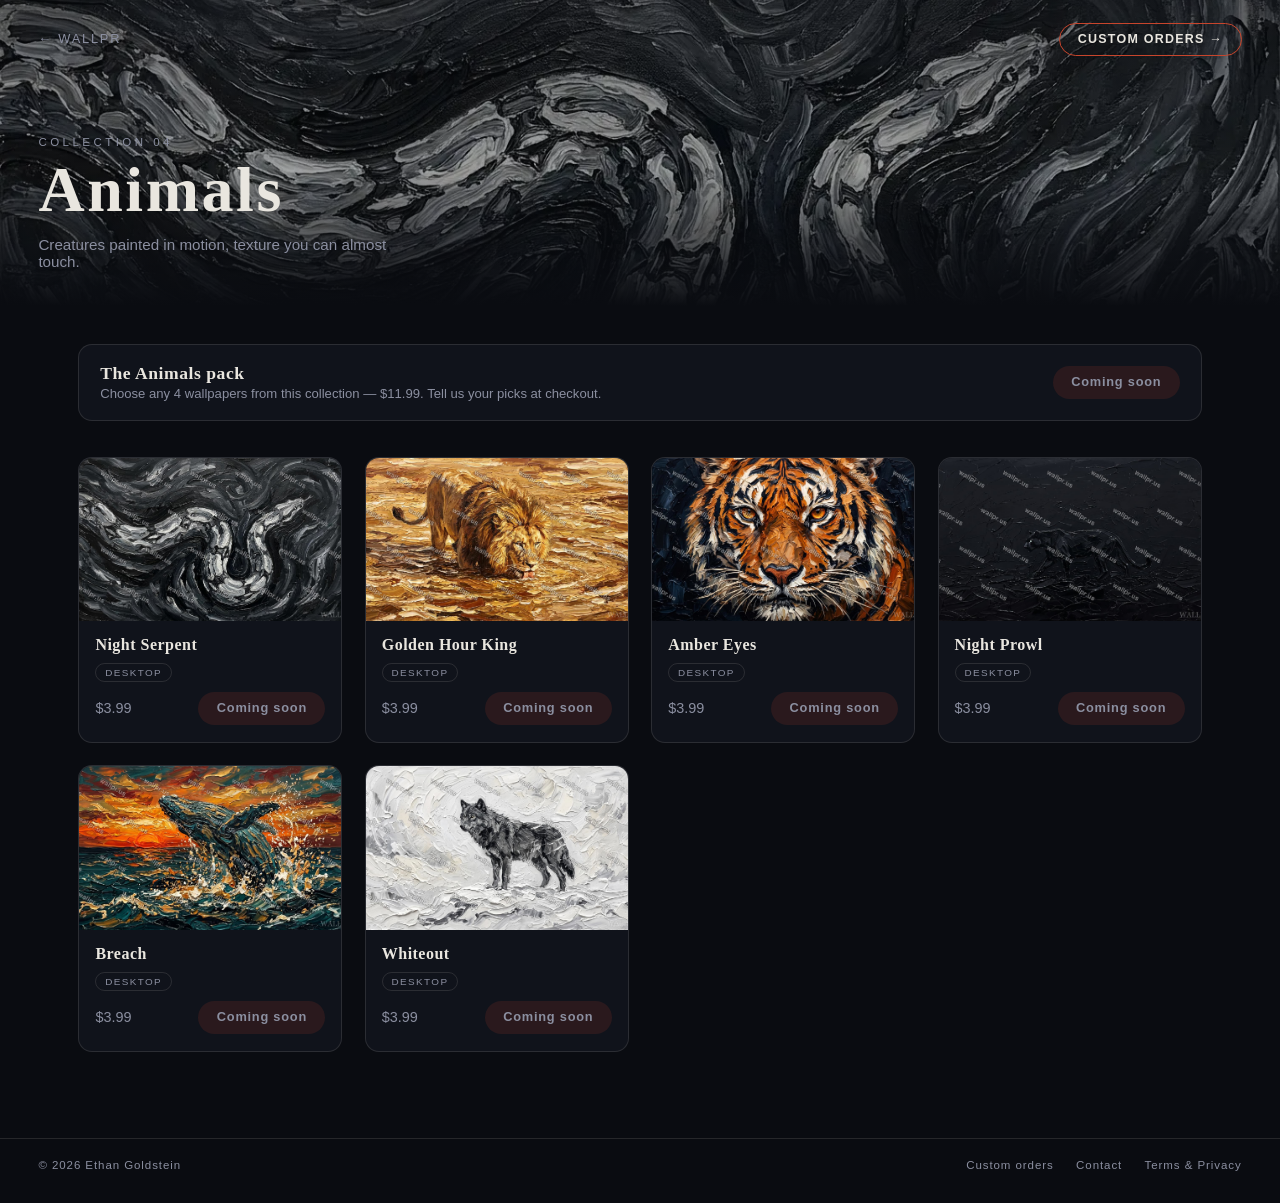
<file: animals.html>
<!DOCTYPE html>
<html lang="en">
<head>
  <meta charset="UTF-8">
  <meta name="viewport" content="width=device-width, initial-scale=1.0, viewport-fit=cover">
  <meta http-equiv="Content-Security-Policy" content="default-src 'self'; script-src 'self' https://assets.lemonsqueezy.com; style-src 'self'; img-src 'self' data:; frame-src https://*.lemonsqueezy.com; connect-src 'self' https://*.lemonsqueezy.com; base-uri 'self'; form-action 'self' https://*.lemonsqueezy.com">
  <meta name="theme-color" content="#0a0c11">
  <title>WALLPR — Animals</title>
  <link rel="stylesheet" href="css/style.css?v=8">
  <link rel="icon" href="data:image/svg+xml,<svg xmlns='http://www.w3.org/2000/svg' viewBox='0 0 100 100'><text y='.9em' font-size='90'>🖌️</text></svg>">
</head>
<body class="gallery-page" data-category="animals">

  <section class="gal-hero">
    <div class="gal-topbar">
      <a class="backlink" href="index.html">← Wallpr</a>
      <a class="custom-cta" href="custom.html">Custom orders →</a>
    </div>
    <div class="gal-title-wrap">
      <p class="gal-kicker"></p>
      <h1 class="gal-title"></h1>
      <p class="gal-tagline"></p>
    </div>
  </section>

  <main class="gal-body">
    <div class="bundle-bar"></div>
    <div class="wall-grid"></div>
  </main>

  <footer class="gal-foot">
    <span>© 2026 Ethan Goldstein</span>
    <nav class="footlinks">
      <a href="custom.html">Custom orders</a>
      <a href="https://ethangoldstein.dev" target="_blank" rel="noopener">Contact</a>
      <a href="legal.html">Terms &amp; Privacy</a>
    </nav>
  </footer>

  <script src="js/products.js?v=9"></script>
  <script src="js/gallery.js?v=8"></script>
</body>
</html>
</file>
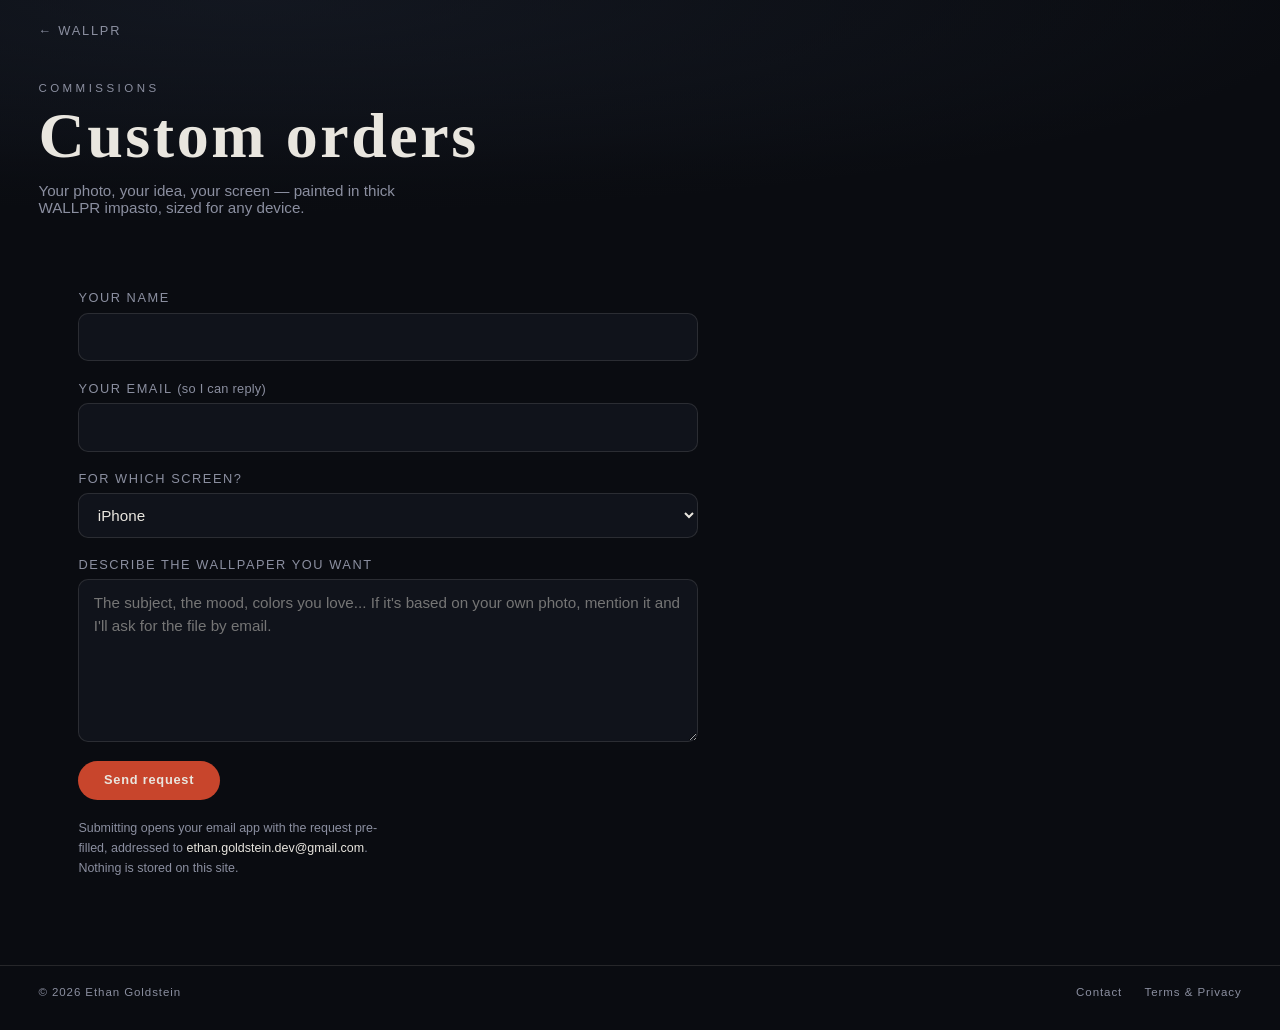
<file: custom.html>
<!DOCTYPE html>
<html lang="en">
<head>
  <meta charset="UTF-8">
  <meta name="viewport" content="width=device-width, initial-scale=1.0, viewport-fit=cover">
  <meta http-equiv="Content-Security-Policy" content="default-src 'self'; script-src 'self'; style-src 'self'; img-src 'self' data:; base-uri 'self'">
  <meta name="theme-color" content="#0a0c11">
  <title>WALLPR — Custom orders</title>
  <link rel="stylesheet" href="css/style.css?v=8">
  <link rel="icon" href="data:image/svg+xml,<svg xmlns='http://www.w3.org/2000/svg' viewBox='0 0 100 100'><text y='.9em' font-size='90'>🖌️</text></svg>">
</head>
<body class="gallery-page">

  <section class="gal-hero custom-hero">
    <div class="gal-topbar">
      <a class="backlink" href="index.html">← Wallpr</a>
    </div>
    <div class="gal-title-wrap">
      <p class="gal-kicker">Commissions</p>
      <h1 class="gal-title">Custom orders</h1>
      <p class="gal-tagline">Your photo, your idea, your screen — painted in thick WALLPR impasto, sized for any device.</p>
    </div>
  </section>

  <main class="gal-body">
    <form class="custom-form" id="customForm">
      <div class="form-row">
        <label for="cf-name">Your name</label>
        <input id="cf-name" name="name" type="text" required maxlength="80" autocomplete="name">
      </div>
      <div class="form-row">
        <label for="cf-email">Your email <span class="hint">(so I can reply)</span></label>
        <input id="cf-email" name="email" type="email" required maxlength="120" autocomplete="email">
      </div>
      <div class="form-row">
        <label for="cf-device">For which screen?</label>
        <select id="cf-device" name="device">
          <option>iPhone</option>
          <option>Desktop / Laptop</option>
          <option>Both</option>
        </select>
      </div>
      <div class="form-row">
        <label for="cf-idea">Describe the wallpaper you want</label>
        <textarea id="cf-idea" name="idea" rows="6" required maxlength="2000" placeholder="The subject, the mood, colors you love... If it's based on your own photo, mention it and I'll ask for the file by email."></textarea>
      </div>
      <button class="btn accent form-submit" type="submit">Send request</button>
      <p class="form-note">Submitting opens your email app with the request pre-filled, addressed to
        <a href="mailto:ethan.goldstein.dev@gmail.com">ethan.goldstein.dev@gmail.com</a>.
        Nothing is stored on this site.</p>
    </form>
  </main>

  <footer class="gal-foot">
    <span>© 2026 Ethan Goldstein</span>
    <nav class="footlinks">
      <a href="https://ethangoldstein.dev" target="_blank" rel="noopener">Contact</a>
      <a href="legal.html">Terms &amp; Privacy</a>
    </nav>
  </footer>

  <script src="js/custom.js?v=3"></script>
</body>
</html>
</file>
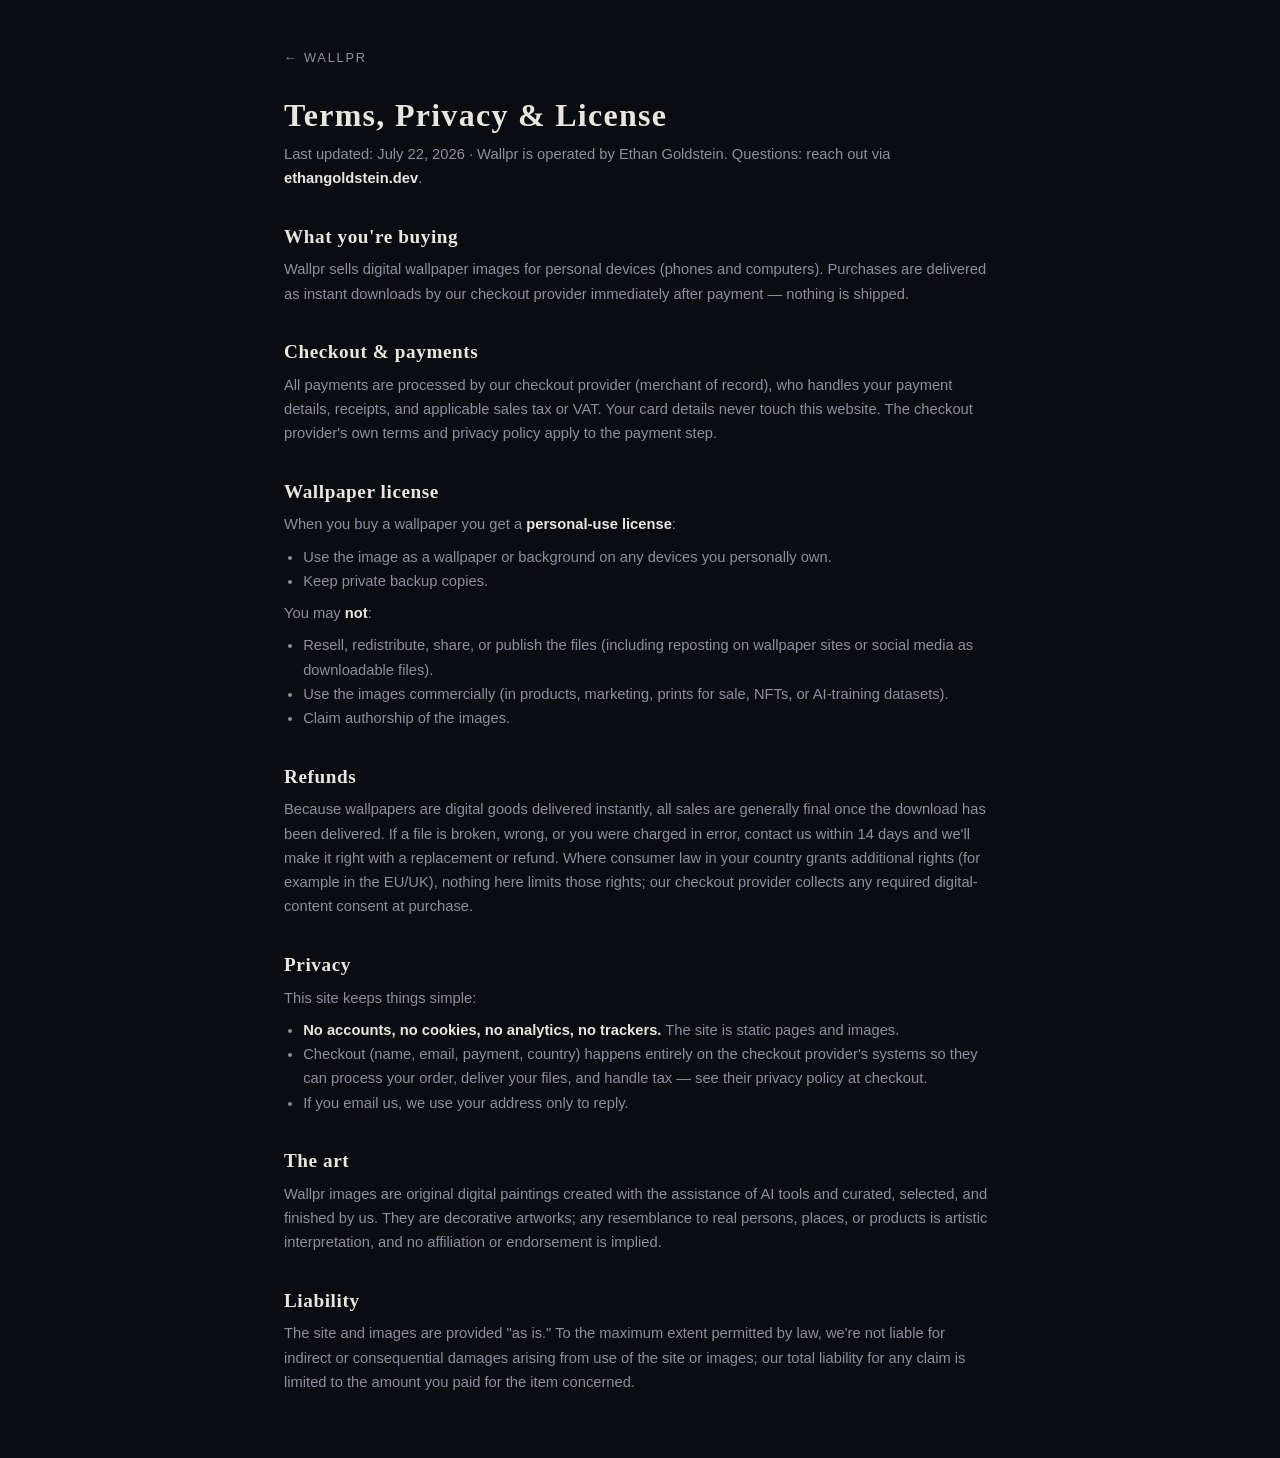
<file: legal.html>
<!DOCTYPE html>
<html lang="en">
<head>
  <meta charset="UTF-8">
  <meta name="viewport" content="width=device-width, initial-scale=1.0, viewport-fit=cover">
  <meta http-equiv="Content-Security-Policy" content="default-src 'self'; style-src 'self'; img-src 'self' data:; base-uri 'self'">
  <meta name="theme-color" content="#0a0c11">
  <title>WALLPR — Terms, Privacy &amp; License</title>
  <link rel="stylesheet" href="css/style.css?v=8">
  <link rel="icon" href="data:image/svg+xml,<svg xmlns='http://www.w3.org/2000/svg' viewBox='0 0 100 100'><text y='.9em' font-size='90'>🖌️</text></svg>">
</head>
<body>
<div class="legal-page">
  <a class="backlink" href="index.html">← Wallpr</a>
  <h1>Terms, Privacy &amp; License</h1>
  <p>Last updated: July 22, 2026 · Wallpr is operated by Ethan Goldstein. Questions: reach out via <a href="https://ethangoldstein.dev" target="_blank" rel="noopener"><strong>ethangoldstein.dev</strong></a>.</p>

  <h2>What you're buying</h2>
  <p>Wallpr sells digital wallpaper images for personal devices (phones and computers). Purchases are delivered as instant downloads by our checkout provider immediately after payment — nothing is shipped.</p>

  <h2>Checkout &amp; payments</h2>
  <p>All payments are processed by our checkout provider (merchant of record), who handles your payment details, receipts, and applicable sales tax or VAT. Your card details never touch this website. The checkout provider's own terms and privacy policy apply to the payment step.</p>

  <h2>Wallpaper license</h2>
  <p>When you buy a wallpaper you get a <strong>personal-use license</strong>:</p>
  <ul>
    <li>Use the image as a wallpaper or background on any devices you personally own.</li>
    <li>Keep private backup copies.</li>
  </ul>
  <p>You may <strong>not</strong>:</p>
  <ul>
    <li>Resell, redistribute, share, or publish the files (including reposting on wallpaper sites or social media as downloadable files).</li>
    <li>Use the images commercially (in products, marketing, prints for sale, NFTs, or AI-training datasets).</li>
    <li>Claim authorship of the images.</li>
  </ul>

  <h2>Refunds</h2>
  <p>Because wallpapers are digital goods delivered instantly, all sales are generally final once the download has been delivered. If a file is broken, wrong, or you were charged in error, contact us within 14 days and we'll make it right with a replacement or refund. Where consumer law in your country grants additional rights (for example in the EU/UK), nothing here limits those rights; our checkout provider collects any required digital-content consent at purchase.</p>

  <h2>Privacy</h2>
  <p>This site keeps things simple:</p>
  <ul>
    <li><strong>No accounts, no cookies, no analytics, no trackers.</strong> The site is static pages and images.</li>
    <li>Checkout (name, email, payment, country) happens entirely on the checkout provider's systems so they can process your order, deliver your files, and handle tax — see their privacy policy at checkout.</li>
    <li>If you email us, we use your address only to reply.</li>
  </ul>

  <h2>The art</h2>
  <p>Wallpr images are original digital paintings created with the assistance of AI tools and curated, selected, and finished by us. They are decorative artworks; any resemblance to real persons, places, or products is artistic interpretation, and no affiliation or endorsement is implied.</p>

  <h2>Liability</h2>
  <p>The site and images are provided "as is." To the maximum extent permitted by law, we're not liable for indirect or consequential damages arising from use of the site or images; our total liability for any claim is limited to the amount you paid for the item concerned.</p>
</div>
</body>
</html>
</file>
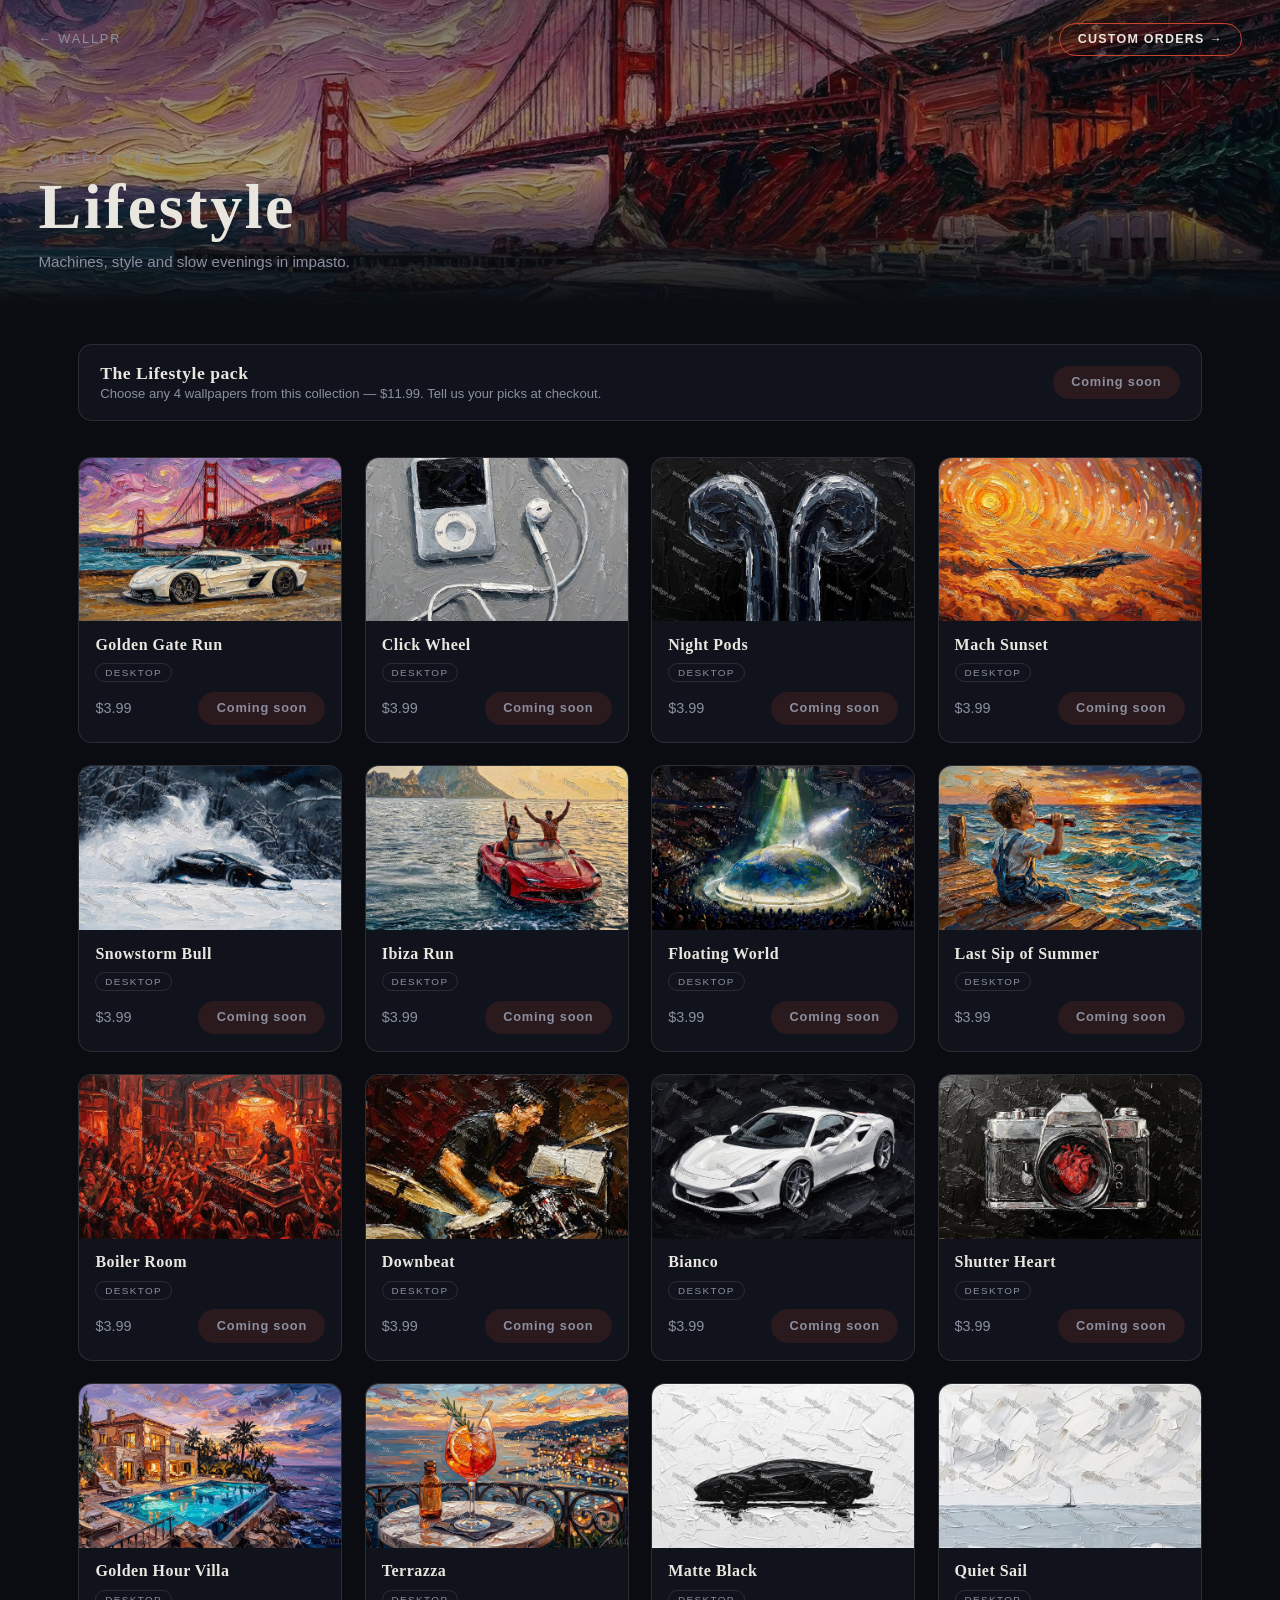
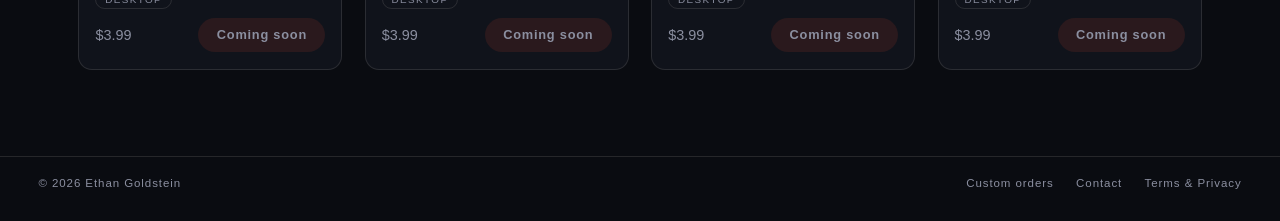
<file: lifestyle.html>
<!DOCTYPE html>
<html lang="en">
<head>
  <meta charset="UTF-8">
  <meta name="viewport" content="width=device-width, initial-scale=1.0, viewport-fit=cover">
  <meta http-equiv="Content-Security-Policy" content="default-src 'self'; script-src 'self' https://assets.lemonsqueezy.com; style-src 'self'; img-src 'self' data:; frame-src https://*.lemonsqueezy.com; connect-src 'self' https://*.lemonsqueezy.com; base-uri 'self'; form-action 'self' https://*.lemonsqueezy.com">
  <meta name="theme-color" content="#0a0c11">
  <title>WALLPR — Lifestyle</title>
  <link rel="stylesheet" href="css/style.css?v=8">
  <link rel="icon" href="data:image/svg+xml,<svg xmlns='http://www.w3.org/2000/svg' viewBox='0 0 100 100'><text y='.9em' font-size='90'>🖌️</text></svg>">
</head>
<body class="gallery-page" data-category="lifestyle">

  <section class="gal-hero">
    <div class="gal-topbar">
      <a class="backlink" href="index.html">← Wallpr</a>
      <a class="custom-cta" href="custom.html">Custom orders →</a>
    </div>
    <div class="gal-title-wrap">
      <p class="gal-kicker"></p>
      <h1 class="gal-title"></h1>
      <p class="gal-tagline"></p>
    </div>
  </section>

  <main class="gal-body">
    <div class="bundle-bar"></div>
    <div class="wall-grid"></div>
  </main>

  <footer class="gal-foot">
    <span>© 2026 Ethan Goldstein</span>
    <nav class="footlinks">
      <a href="custom.html">Custom orders</a>
      <a href="https://ethangoldstein.dev" target="_blank" rel="noopener">Contact</a>
      <a href="legal.html">Terms &amp; Privacy</a>
    </nav>
  </footer>

  <script src="js/products.js?v=9"></script>
  <script src="js/gallery.js?v=8"></script>
</body>
</html>
</file>
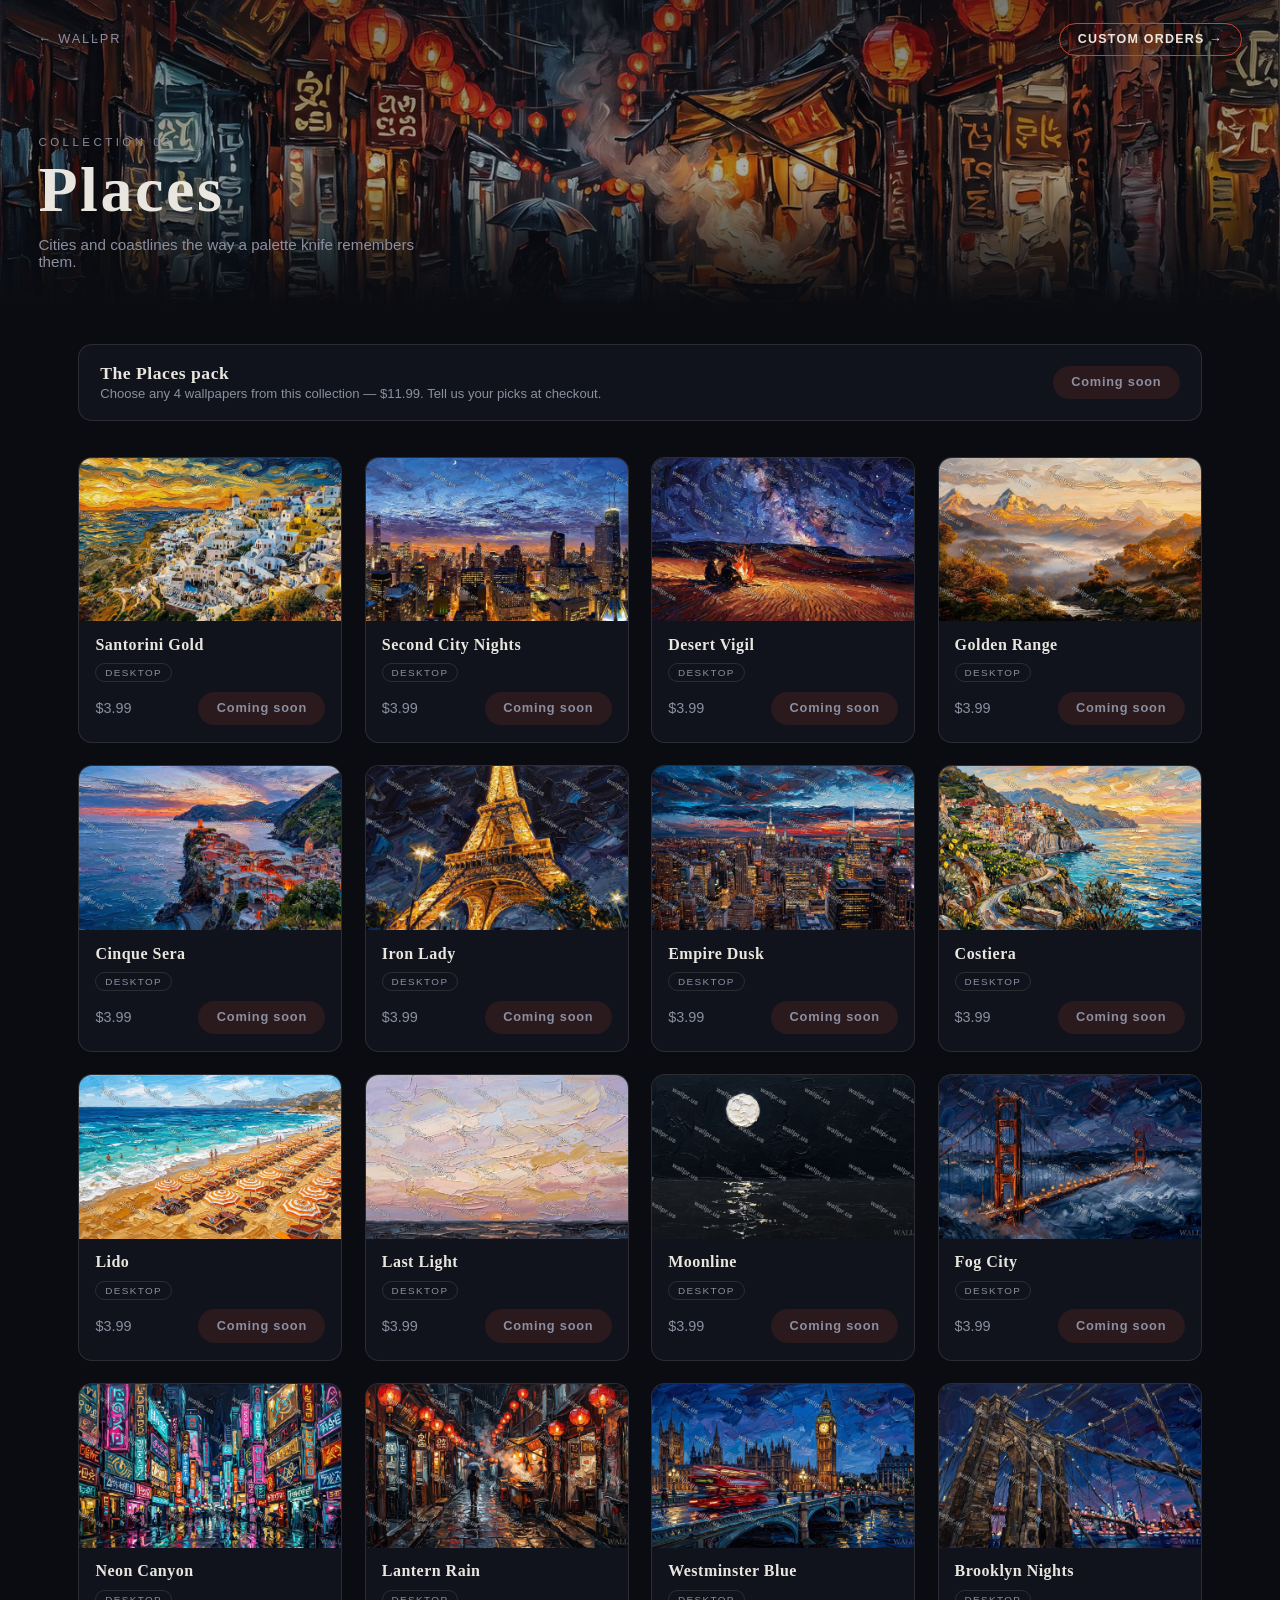
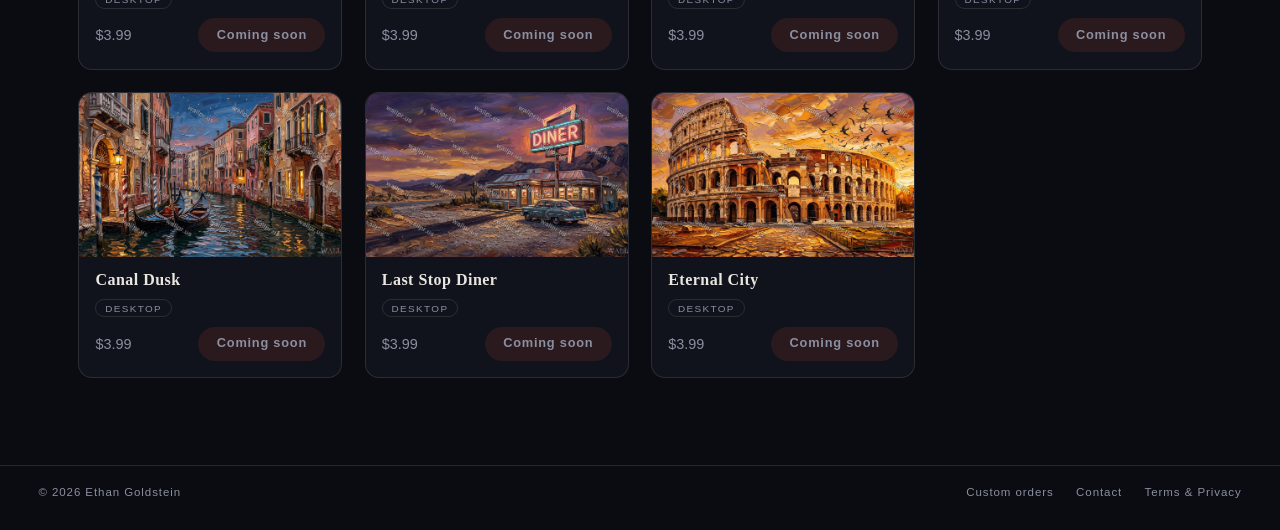
<file: places.html>
<!DOCTYPE html>
<html lang="en">
<head>
  <meta charset="UTF-8">
  <meta name="viewport" content="width=device-width, initial-scale=1.0, viewport-fit=cover">
  <meta http-equiv="Content-Security-Policy" content="default-src 'self'; script-src 'self' https://assets.lemonsqueezy.com; style-src 'self'; img-src 'self' data:; frame-src https://*.lemonsqueezy.com; connect-src 'self' https://*.lemonsqueezy.com; base-uri 'self'; form-action 'self' https://*.lemonsqueezy.com">
  <meta name="theme-color" content="#0a0c11">
  <title>WALLPR — Places</title>
  <link rel="stylesheet" href="css/style.css?v=8">
  <link rel="icon" href="data:image/svg+xml,<svg xmlns='http://www.w3.org/2000/svg' viewBox='0 0 100 100'><text y='.9em' font-size='90'>🖌️</text></svg>">
</head>
<body class="gallery-page" data-category="places">

  <section class="gal-hero">
    <div class="gal-topbar">
      <a class="backlink" href="index.html">← Wallpr</a>
      <a class="custom-cta" href="custom.html">Custom orders →</a>
    </div>
    <div class="gal-title-wrap">
      <p class="gal-kicker"></p>
      <h1 class="gal-title"></h1>
      <p class="gal-tagline"></p>
    </div>
  </section>

  <main class="gal-body">
    <div class="bundle-bar"></div>
    <div class="wall-grid"></div>
  </main>

  <footer class="gal-foot">
    <span>© 2026 Ethan Goldstein</span>
    <nav class="footlinks">
      <a href="custom.html">Custom orders</a>
      <a href="https://ethangoldstein.dev" target="_blank" rel="noopener">Contact</a>
      <a href="legal.html">Terms &amp; Privacy</a>
    </nav>
  </footer>

  <script src="js/products.js?v=9"></script>
  <script src="js/gallery.js?v=8"></script>
</body>
</html>
</file>
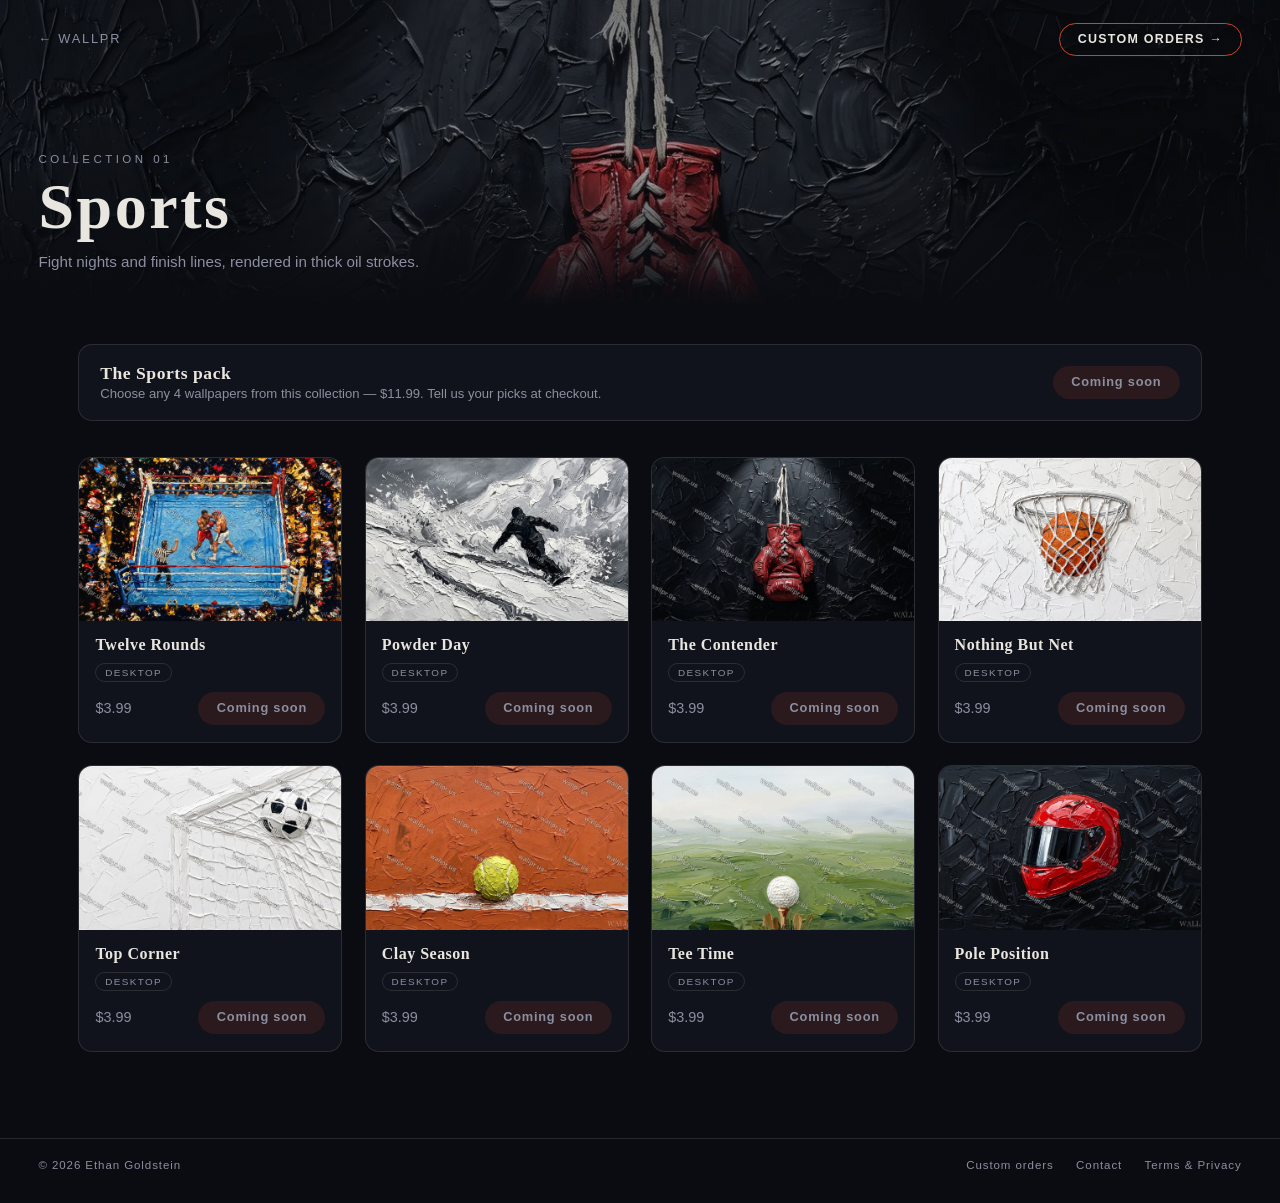
<file: sports.html>
<!DOCTYPE html>
<html lang="en">
<head>
  <meta charset="UTF-8">
  <meta name="viewport" content="width=device-width, initial-scale=1.0, viewport-fit=cover">
  <meta http-equiv="Content-Security-Policy" content="default-src 'self'; script-src 'self' https://assets.lemonsqueezy.com; style-src 'self'; img-src 'self' data:; frame-src https://*.lemonsqueezy.com; connect-src 'self' https://*.lemonsqueezy.com; base-uri 'self'; form-action 'self' https://*.lemonsqueezy.com">
  <meta name="theme-color" content="#0a0c11">
  <title>WALLPR — Sports</title>
  <link rel="stylesheet" href="css/style.css?v=8">
  <link rel="icon" href="data:image/svg+xml,<svg xmlns='http://www.w3.org/2000/svg' viewBox='0 0 100 100'><text y='.9em' font-size='90'>🖌️</text></svg>">
</head>
<body class="gallery-page" data-category="sports">

  <section class="gal-hero">
    <div class="gal-topbar">
      <a class="backlink" href="index.html">← Wallpr</a>
      <a class="custom-cta" href="custom.html">Custom orders →</a>
    </div>
    <div class="gal-title-wrap">
      <p class="gal-kicker"></p>
      <h1 class="gal-title"></h1>
      <p class="gal-tagline"></p>
    </div>
  </section>

  <main class="gal-body">
    <div class="bundle-bar"></div>
    <div class="wall-grid"></div>
  </main>

  <footer class="gal-foot">
    <span>© 2026 Ethan Goldstein</span>
    <nav class="footlinks">
      <a href="custom.html">Custom orders</a>
      <a href="https://ethangoldstein.dev" target="_blank" rel="noopener">Contact</a>
      <a href="legal.html">Terms &amp; Privacy</a>
    </nav>
  </footer>

  <script src="js/products.js?v=9"></script>
  <script src="js/gallery.js?v=8"></script>
</body>
</html>
</file>
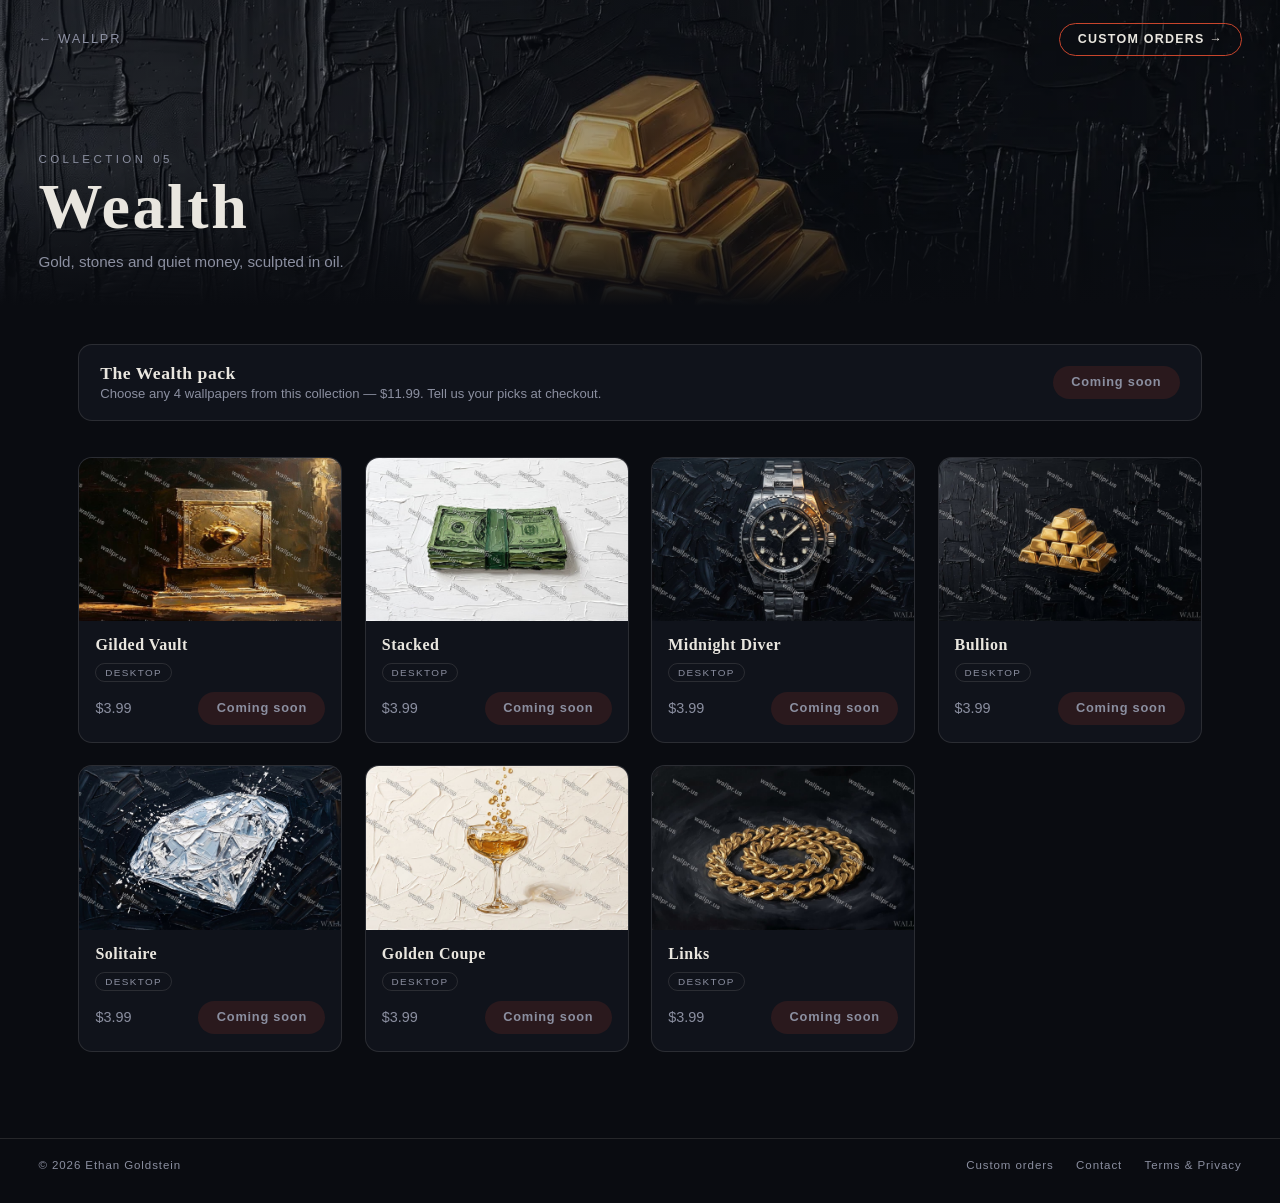
<file: wealth.html>
<!DOCTYPE html>
<html lang="en">
<head>
  <meta charset="UTF-8">
  <meta name="viewport" content="width=device-width, initial-scale=1.0, viewport-fit=cover">
  <meta http-equiv="Content-Security-Policy" content="default-src 'self'; script-src 'self' https://assets.lemonsqueezy.com; style-src 'self'; img-src 'self' data:; frame-src https://*.lemonsqueezy.com; connect-src 'self' https://*.lemonsqueezy.com; base-uri 'self'; form-action 'self' https://*.lemonsqueezy.com">
  <meta name="theme-color" content="#0a0c11">
  <title>WALLPR — Wealth</title>
  <link rel="stylesheet" href="css/style.css?v=8">
  <link rel="icon" href="data:image/svg+xml,<svg xmlns='http://www.w3.org/2000/svg' viewBox='0 0 100 100'><text y='.9em' font-size='90'>🖌️</text></svg>">
</head>
<body class="gallery-page" data-category="wealth">

  <section class="gal-hero">
    <div class="gal-topbar">
      <a class="backlink" href="index.html">← Wallpr</a>
      <a class="custom-cta" href="custom.html">Custom orders →</a>
    </div>
    <div class="gal-title-wrap">
      <p class="gal-kicker"></p>
      <h1 class="gal-title"></h1>
      <p class="gal-tagline"></p>
    </div>
  </section>

  <main class="gal-body">
    <div class="bundle-bar"></div>
    <div class="wall-grid"></div>
  </main>

  <footer class="gal-foot">
    <span>© 2026 Ethan Goldstein</span>
    <nav class="footlinks">
      <a href="custom.html">Custom orders</a>
      <a href="https://ethangoldstein.dev" target="_blank" rel="noopener">Contact</a>
      <a href="legal.html">Terms &amp; Privacy</a>
    </nav>
  </footer>

  <script src="js/products.js?v=9"></script>
  <script src="js/gallery.js?v=8"></script>
</body>
</html>
</file>
<file: css/style.css>
/* ---------- WALLPR ---------- */
:root {
  --bg: #0a0c11;
  --bg-soft: #10131b;
  --ink: #e9e6df;
  --ink-dim: #8b8fa0;
  --line: rgba(233, 230, 223, 0.12);
  --accent: #c8452c;          /* cadmium red, pulled from the paintings */
  --accent-soft: rgba(200, 69, 44, 0.14);
  --serif: "Iowan Old Style", "Palatino", "Georgia", serif;
  --sans: -apple-system, "SF Pro Text", "Segoe UI", "Helvetica Neue", Arial, sans-serif;
}

* { margin: 0; padding: 0; box-sizing: border-box; }

html, body {
  background: var(--bg);
  color: var(--ink);
  font-family: var(--sans);
  -webkit-font-smoothing: antialiased;
}

a { color: inherit; text-decoration: none; }
img { max-width: 100%; display: block; }

/* ---------- hero page: one viewport, no scroll ---------- */
.hero-page {
  height: 100dvh;
  overflow: hidden;
  display: flex;
  flex-direction: column;
}

.topbar {
  display: flex;
  align-items: baseline;
  justify-content: space-between;
  gap: 1rem;
  padding: clamp(1rem, 2.5vh, 1.75rem) clamp(1.25rem, 3vw, 2.5rem);
}

.wordmark {
  font-family: var(--serif);
  font-size: clamp(1.5rem, 2.6vw, 2.1rem);
  font-weight: 700;
  letter-spacing: 0.14em;
}
.wordmark .dot { color: var(--accent); }

.topbar-right { display: flex; align-items: center; gap: 1.4rem; min-width: 0; }

.tagline {
  color: var(--ink-dim);
  font-size: clamp(0.7rem, 1.1vw, 0.85rem);
  letter-spacing: 0.22em;
  text-transform: uppercase;
  white-space: nowrap;
  overflow: hidden;
  text-overflow: ellipsis;
}

.custom-cta {
  flex-shrink: 0;
  border: 1px solid var(--accent);
  border-radius: 99px;
  color: var(--ink);
  font-size: 0.78rem;
  font-weight: 600;
  letter-spacing: 0.1em;
  text-transform: uppercase;
  padding: 0.55rem 1.1rem;
  transition: background 0.25s, transform 0.15s;
}
.custom-cta:hover { background: var(--accent); transform: translateY(-1px); }

/* ---------- category panels ---------- */
.panels {
  flex: 1;
  display: flex;
  align-items: center;
  gap: clamp(0.5rem, 1vw, 0.85rem);
  width: 100%;
  max-width: min(1150px, 90vw);
  margin: 0 auto;
  padding: 0 clamp(1.25rem, 3vw, 2.5rem);
  min-height: 0;
}

.panel {
  position: relative;
  flex: 1;
  height: min(52dvh, 480px);
  border-radius: 14px;
  overflow: hidden;
  background-image: linear-gradient(180deg, rgba(10,12,17,0) 45%, rgba(10,12,17,0.88) 100%), var(--cover);
  background-size: cover;
  background-position: center;
  display: flex;
  flex-direction: column;
  justify-content: flex-end;
  padding: clamp(1rem, 2.2vh, 1.6rem);
  outline: 1px solid var(--line);
  outline-offset: -1px;
  transition: flex 0.55s cubic-bezier(0.22, 1, 0.36, 1), outline-color 0.3s;
  will-change: flex;
}

.panel-sports    { --cover: url("../assets/covers/sports.webp?v=8"); }
.panel-places    { --cover: url("../assets/covers/places.webp?v=8"); }
.panel-lifestyle { --cover: url("../assets/covers/lifestyle.webp?v=8"); }
.panel-animals   { --cover: url("../assets/covers/animals.webp?v=8"); }
.panel-wealth    { --cover: url("../assets/covers/wealth.webp?v=8"); }

.panel:hover, .panel:focus-visible {
  flex: 2.4;
  outline-color: rgba(233, 230, 223, 0.35);
}

.panel-num {
  color: var(--ink-dim);
  font-size: 0.7rem;
  letter-spacing: 0.3em;
  margin-bottom: 0.35rem;
}

.panel-label {
  font-family: var(--serif);
  font-size: clamp(1.15rem, 2.4vw, 1.9rem);
  letter-spacing: 0.06em;
}

.panel::after {
  content: "→";
  position: absolute;
  top: clamp(0.9rem, 2vh, 1.4rem);
  right: clamp(0.9rem, 2vh, 1.4rem);
  font-size: 1rem;
  color: var(--ink);
  opacity: 0;
  transform: translateX(-6px);
  transition: opacity 0.35s, transform 0.35s;
}
.panel:hover::after, .panel:focus-visible::after { opacity: 1; transform: none; }

/* ---------- footer ---------- */
.footbar {
  display: flex;
  align-items: center;
  justify-content: space-between;
  gap: 1rem;
  padding: clamp(0.9rem, 2.2vh, 1.5rem) clamp(1.25rem, 3vw, 2.5rem);
  color: var(--ink-dim);
  font-size: 0.72rem;
  letter-spacing: 0.08em;
}

.footlinks { display: flex; gap: 1.4rem; }
.footlinks a:hover { color: var(--ink); }

/* ---------- small screens: 2x2 grid ---------- */
@media (max-width: 720px) {
  .tagline { display: none; }
  .panels {
    display: grid;
    grid-template-columns: 1fr 1fr;
    grid-template-rows: repeat(3, min(19dvh, 190px));
    align-content: center;
    max-width: none;
  }
  .panel, .panel:hover { flex: none; height: 100%; }
  .panel-wealth { grid-column: span 2; }
  .foot-note { display: none; }
}

/* ============================================================
   gallery pages (scrollable)
   ============================================================ */
.gallery-page { min-height: 100dvh; background: var(--bg); }

.gal-hero {
  position: relative;
  min-height: 34dvh;
  display: flex;
  flex-direction: column;
  justify-content: space-between;
  padding: clamp(1rem, 2.5vh, 1.75rem) clamp(1.25rem, 3vw, 2.5rem) clamp(1.5rem, 4vh, 2.5rem);
  background-image: linear-gradient(180deg, rgba(10,12,17,0.55) 0%, rgba(10,12,17,0.35) 55%, var(--bg) 100%), var(--cover);
  background-size: cover;
  background-position: center 35%;
}

.gal-topbar { display: flex; justify-content: space-between; align-items: baseline; }
.backlink { color: var(--ink-dim); font-size: 0.8rem; letter-spacing: 0.14em; text-transform: uppercase; }
.backlink:hover { color: var(--ink); }

.gal-title-wrap { max-width: 1200px; }
.gal-kicker { color: var(--ink-dim); font-size: 0.72rem; letter-spacing: 0.3em; text-transform: uppercase; }
.gal-title { font-family: var(--serif); font-size: clamp(2.2rem, 6vw, 4rem); letter-spacing: 0.04em; margin-top: 0.3rem; }
.gal-tagline { color: var(--ink-dim); margin-top: 0.55rem; font-size: 0.95rem; max-width: 46ch; }

.gal-body {
  max-width: 1200px;
  margin: 0 auto;
  padding: clamp(1.25rem, 3vw, 2.5rem);
}

/* bundle bar */
.bundle-bar {
  display: flex;
  align-items: center;
  justify-content: space-between;
  gap: 1rem;
  flex-wrap: wrap;
  border: 1px solid var(--line);
  border-radius: 14px;
  background: var(--bg-soft);
  padding: 1.1rem 1.3rem;
  margin-bottom: clamp(1.5rem, 4vh, 2.5rem);
}
.bundle-copy strong { font-family: var(--serif); font-size: 1.1rem; letter-spacing: 0.03em; display: block; }
.bundle-copy span { color: var(--ink-dim); font-size: 0.82rem; }

/* wallpaper grid */
.wall-grid {
  display: grid;
  grid-template-columns: repeat(auto-fill, minmax(260px, 1fr));
  gap: clamp(0.9rem, 2vw, 1.4rem);
  padding-bottom: 3rem;
}

.wall-card {
  border: 1px solid var(--line);
  border-radius: 14px;
  overflow: hidden;
  background: var(--bg-soft);
  display: flex;
  flex-direction: column;
}

.wall-thumb { position: relative; aspect-ratio: 16/10; overflow: hidden; }
.wall-thumb img {
  width: 100%; height: 100%; object-fit: cover;
  transition: transform 0.6s cubic-bezier(0.22,1,0.36,1);
  /* casual-save deterrents: no drag-out, no long-press save, no right-click target */
  pointer-events: none;
  user-select: none;
  -webkit-user-select: none;
  -webkit-user-drag: none;
  -webkit-touch-callout: none;
}
.wall-card:hover .wall-thumb img { transform: scale(1.045); }

.wall-meta { padding: 0.9rem 1rem 1.05rem; display: flex; flex-direction: column; gap: 0.6rem; flex: 1; }
.wall-name { font-family: var(--serif); font-size: 1rem; letter-spacing: 0.03em; }
.size-tags { display: flex; gap: 0.4rem; }
.size-tag {
  font-size: 0.62rem; letter-spacing: 0.14em; text-transform: uppercase;
  color: var(--ink-dim); border: 1px solid var(--line); border-radius: 99px;
  padding: 0.18rem 0.55rem;
}
.wall-buy { margin-top: auto; display: flex; align-items: center; justify-content: space-between; gap: 0.75rem; }
.price { color: var(--ink-dim); font-size: 0.9rem; }

/* buttons */
.btn {
  display: inline-block;
  border: 0;
  border-radius: 99px;
  background: var(--ink);
  color: var(--bg);
  font: 600 0.8rem/1 var(--sans);
  letter-spacing: 0.06em;
  padding: 0.65rem 1.15rem;
  cursor: pointer;
  transition: background 0.25s, transform 0.15s;
}
.btn:hover { background: #fff; transform: translateY(-1px); }
.btn.accent { background: var(--accent); color: var(--ink); }
.btn.accent:hover { background: #de5238; }
.btn.disabled, .btn:disabled {
  background: var(--accent-soft);
  color: var(--ink-dim);
  cursor: default;
  transform: none;
}

/* empty state */
.empty-state {
  border: 1px dashed var(--line);
  border-radius: 14px;
  padding: 3rem 1.5rem;
  text-align: center;
  color: var(--ink-dim);
  font-size: 0.9rem;
  letter-spacing: 0.05em;
}

/* gallery footer */
.gal-foot {
  border-top: 1px solid var(--line);
  color: var(--ink-dim);
  font-size: 0.72rem;
  letter-spacing: 0.08em;
  display: flex;
  justify-content: space-between;
  gap: 1rem;
  flex-wrap: wrap;
  padding: 1.25rem clamp(1.25rem, 3vw, 2.5rem) 2rem;
}
.gal-foot a:hover { color: var(--ink); }

/* ============================================================
   custom order form
   ============================================================ */
.custom-hero { min-height: 28dvh; background-image: linear-gradient(180deg, rgba(10,12,17,0.55) 0%, rgba(10,12,17,0.45) 55%, var(--bg) 100%), radial-gradient(120% 120% at 20% 0%, #1d2432 0%, var(--bg) 70%); }

.custom-form { max-width: 620px; display: flex; flex-direction: column; gap: 1.2rem; padding-bottom: 3rem; }
.form-row { display: flex; flex-direction: column; gap: 0.45rem; }
.form-row label { font-size: 0.8rem; letter-spacing: 0.12em; text-transform: uppercase; color: var(--ink-dim); }
.form-row .hint { text-transform: none; letter-spacing: 0.02em; }
.form-row input, .form-row select, .form-row textarea {
  background: var(--bg-soft);
  border: 1px solid var(--line);
  border-radius: 10px;
  color: var(--ink);
  font: 400 0.95rem/1.5 var(--sans);
  padding: 0.75rem 0.9rem;
  outline: none;
  transition: border-color 0.25s;
}
.form-row input:focus, .form-row select:focus, .form-row textarea:focus { border-color: rgba(233,230,223,0.4); }
.form-row textarea { resize: vertical; min-height: 8rem; }
.form-submit { align-self: flex-start; padding: 0.8rem 1.6rem; }
.form-note { color: var(--ink-dim); font-size: 0.78rem; line-height: 1.6; max-width: 46ch; }
.form-note a { color: var(--ink); }

/* ============================================================
   legal page
   ============================================================ */
.legal-page { max-width: 760px; margin: 0 auto; padding: clamp(1.5rem, 4vw, 3rem) 1.5rem 4rem; }
.legal-page h1 { font-family: var(--serif); font-size: 2rem; letter-spacing: 0.04em; margin: 1.5rem 0 0.5rem; }
.legal-page h2 { font-family: var(--serif); font-size: 1.2rem; letter-spacing: 0.03em; margin: 2.2rem 0 0.6rem; }
.legal-page p, .legal-page li { color: var(--ink-dim); line-height: 1.65; font-size: 0.92rem; }
.legal-page ul { padding-left: 1.2rem; margin: 0.5rem 0; }
.legal-page .backlink { display: inline-block; margin-bottom: 0.5rem; }
.legal-page strong { color: var(--ink); }
</file>
